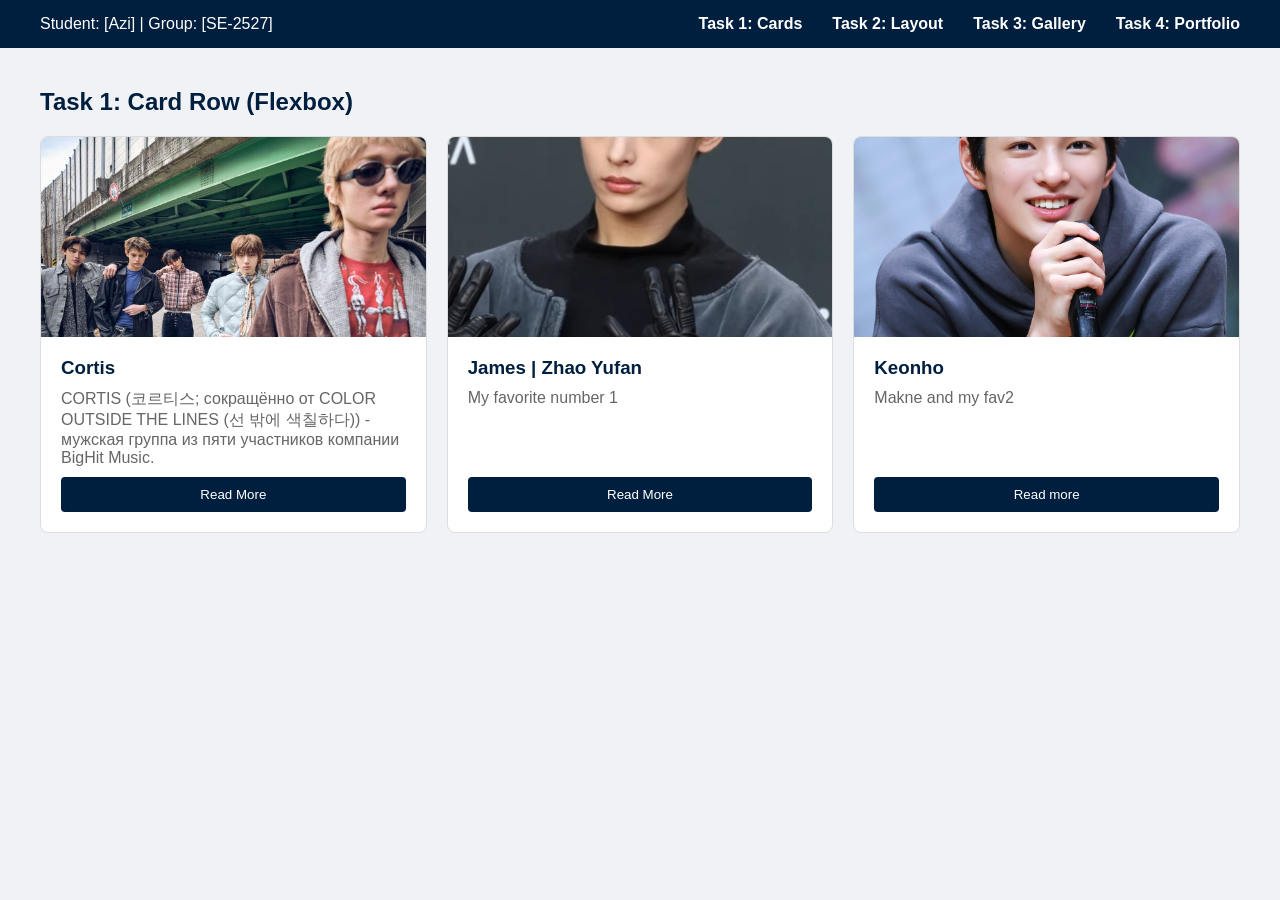
<file: index.html>
<!DOCTYPE html>
<html lang="en">
<head>
    <meta charset="UTF-8">
    <title>Task 1: Cards</title>
    <link rel="stylesheet" href="style.css">
</head>
<body>

    <header class="navbar">
        <div class="logo">Student: [Azi] | Group: [SE-2527]</div>
        <ul class="nav-links">
            <li><a href="index.html">Task 1: Cards</a></li>
            <li><a href="layout.html">Task 2: Layout</a></li>
            <li><a href="gallery.html">Task 3: Gallery</a></li>
            <li><a href="portfolio.html">Task 4: Portfolio</a></li>
        </ul>
    </header>

    <section class="card-section">
        <h2 style="color: #001f3f; margin-bottom: 20px;">Task 1: Card Row (Flexbox)</h2>
        <div class="card-container">
            
            
            <div class="card">
                <!-- [PLACE PHOTO HERE: Replace src="..."] -->
                <img src="REDRED.jpg" alt="Card Image 1" class="card-img">
                <div class="card-content">
                    <h3 style="color: #001f3f;">Cortis </h3>
                    <p style="color: #666; margin: 10px 0;">CORTIS (코르티스; сокращённо от COLOR OUTSIDE THE LINES (선 밖에 색칠하다)) - мужская группа из пяти участников компании BigHit Music. </p>
                    <button>Read More</button>
                </div>
            </div>

     
            <div class="card">
                <!-- [PLACE PHOTO HERE: Replace src="..."] -->
                <img src="James.jpg" alt="Card Image 2" class="card-img">
                <div class="card-content">
                    <h3 style="color: #001f3f;">James | Zhao Yufan </h3>
                    <p style="color: #666; margin: 10px 0;">My favorite number 1</p>
                    <button>Read More</button>
                </div>
            </div>

        
            <div class="card">
                <!-- [PLACE PHOTO HERE: Replace src="..."] -->
                <img src="keonho.jpeg" alt="Card Image 3" class="card-img">
                <div class="card-content">
                    <h3 style="color: #001f3f;">Keonho</h3>
                    <p style="color: #666; margin: 10px 0;">Makne and my fav2</p>
                    <button>Read more</button>
                </div>
            </div>

        </div>
    </section>

</body>
</html>
</file>
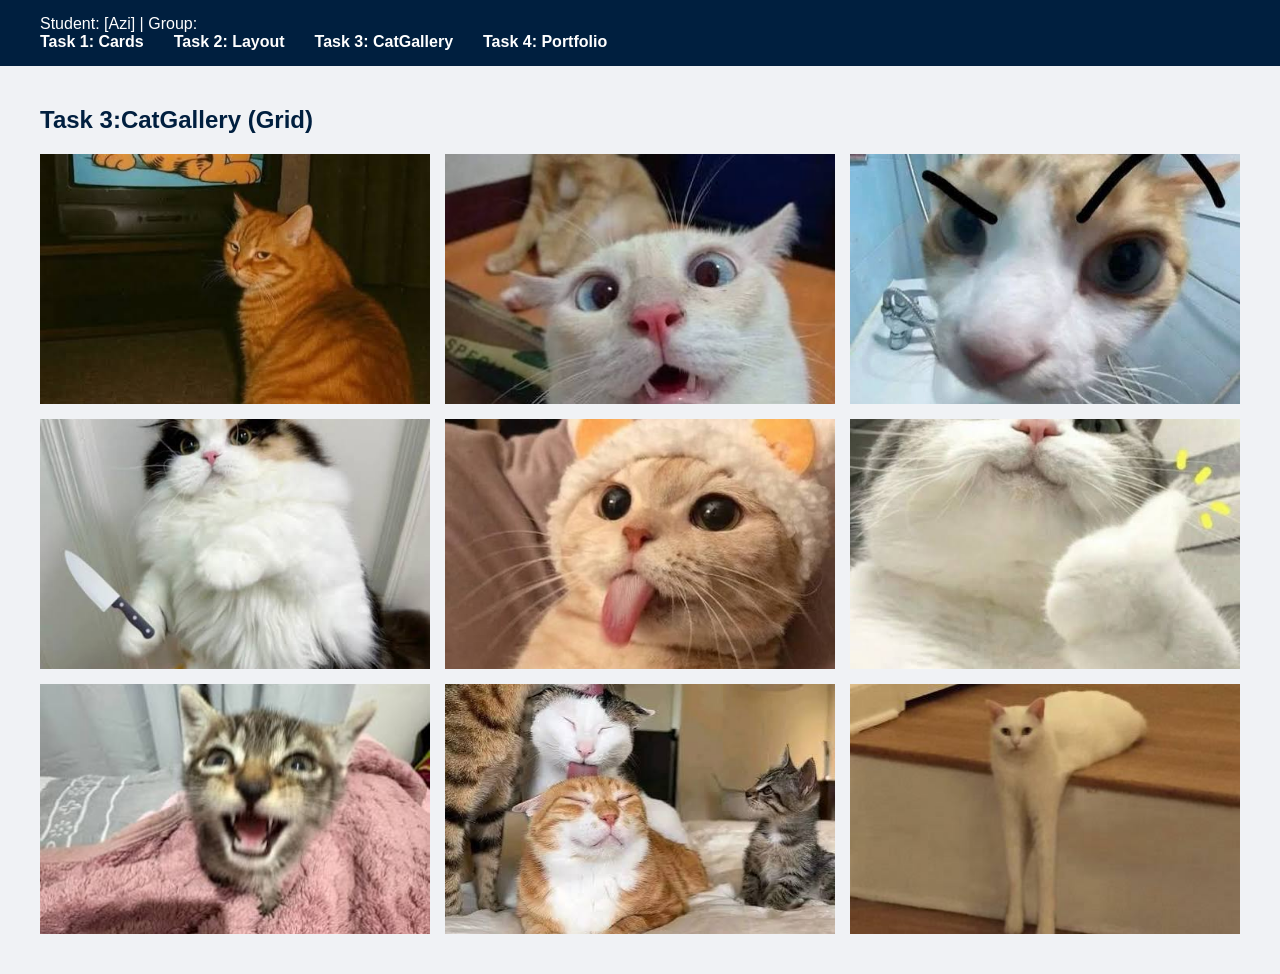
<file: gallery.html>
<!DOCTYPE html>
<html lang="en">
<head>
    <meta charset="UTF-8">
    <title>Task 3: Gallery</title>
    <link rel="stylesheet" href="style.css">
</head>
<body>

    
    <nav class="navbar">
        <div class="logo">Student: [Azi] | Group: <div SE-2527=""></div>
        <ul class="nav-links">
            <li><a href="index.html">Task 1: Cards</a></li>
            <li><a href="layout.html">Task 2: Layout</a></li>
            <li><a href="gallery.html">Task 3: CatGallery</a></li>
            <li><a href="portfolio.html">Task 4: Portfolio</a></li>
        </ul>
    </nav>

    <!-- TASK 3: IMAGE GALLERY -->
    <section class="gallery-section">
        <h2 style="color: #001f3f; margin-bottom: 20px;">Task 3:CatGallery (Grid)</h2>
        <div class="gallery-container">
            
            <!-- Items 1 to 9 (PLACE PHOTOS HERE) -->
            <div class="gallery-item">
                <img src="cat1.jpeg" alt="Gallery 1">
                <div class="gallery-overlay">Tuzik</div>
            </div>
            <div class="gallery-item">
                <img src="cat2.jpeg" alt="Gallery 2">
                <div class="gallery-overlay">Murzik</div>
            </div>
            <div class="gallery-item">
                <img src="cat3.jpeg" alt="Gallery 3">
                <div class="gallery-overlay">Tom</div>
            </div>
            <div class="gallery-item">
                <img src="cat4.jpeg" alt="Gallery 4">
                <div class="gallery-overlay">Puziko</div>
            </div>
            <div class="gallery-item">
                <img src="cat5.jpeg" alt="Gallery 5">
                <div class="gallery-overlay">Jerry</div>
            </div>
            <div class="gallery-item">
                <img src="cat6.jpeg" alt="Gallery 6">
                <div class="gallery-overlay">Harry</div>
            </div>
            <div class="gallery-item">
                <img src="cat7.jpeg" alt="Gallery 7">
                <div class="gallery-overlay">Mary</div>
            </div>
            <div class="gallery-item">
                <img src="cat8.jpeg" alt="Gallery 8">
                <div class="gallery-overlay">Psih</div>
            </div>
            <div class="gallery-item">
                <img src="cat9.jpeg" alt="Gallery 9">
                <div class="gallery-overlay">Ben</div>
            </div>

        </div>
    </section>

</body>
</html>
</file>
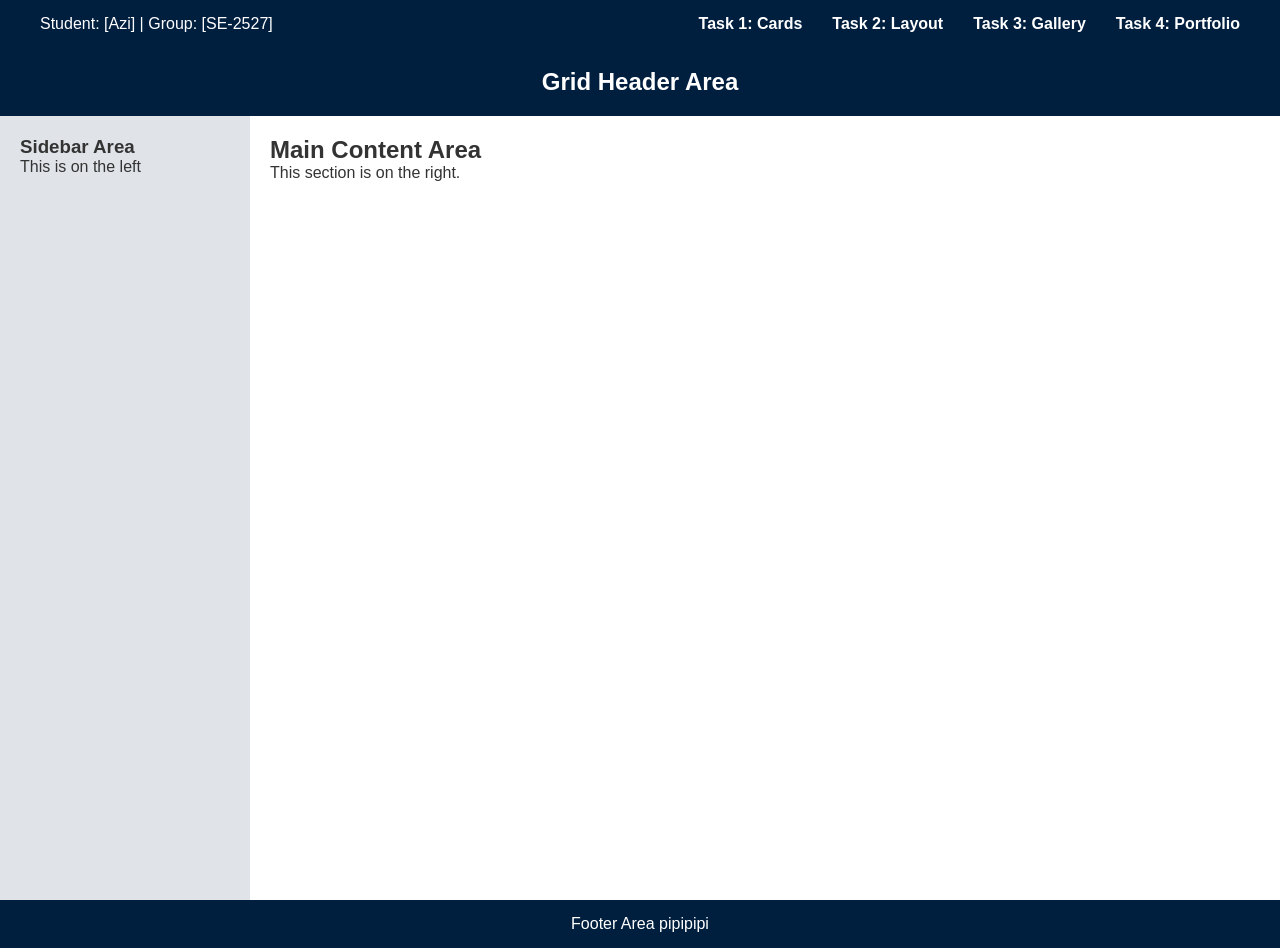
<file: layout.html>
<!DOCTYPE html>
<html lang="en">
<head>
    <meta charset="UTF-8">
    <title>Task 2: Grid Layout</title>
    <link rel="stylesheet" href="style.css">
</head>
<body>


    <nav class="navbar">
        <div class="logo">Student: [Azi] | Group: [SE-2527]</div>
        <ul class="nav-links">
            <li><a href="index.html">Task 1: Cards</a></li>
            <li><a href="layout.html">Task 2: Layout</a></li>
            <li><a href="gallery.html">Task 3: Gallery</a></li>
            <li><a href="portfolio.html">Task 4: Portfolio</a></li>
        </ul>
    </nav>

    <div class="grid-layout">
        <header class="grid-header">
            <h2>Grid Header Area</h2>
        </header>
        
        <aside class="grid-sidebar">
            <h3>Sidebar Area</h3>
            <p>This is on the left</p>
        </aside>
        
        <main class="grid-main">
            <h2>Main Content Area</h2>
            <p>This section is on the right.</p>
        </main>
        
        <footer class="grid-footer">
            <p>Footer Area pipipipi</p>
        </footer>
    </div>

</body>
</html>
</file>
<file: style.css>
* {
    margin: 0;
    padding: 0;
    box-sizing: border-box;
    font-family: 'Segoe UI', Tahoma, Geneva, Verdana, sans-serif;
}

body {
    background-color: #f0f2f5; 
    color: #333;
}
a { text-decoration: none; }
img { max-width: 100%; display: block; }


.navbar {
    display: flex;
    justify-content: space-between;
    align-items: center;
    background-color: #001f3f; 
    padding: 15px 40px;
    color: white;
}
.nav-links {
    display: flex;
    list-style: none;
    gap: 30px; 
}
.nav-links a {
    color: white;
    font-weight: bold;
    transition: color 0.3s ease;
}
.nav-links a:hover {
    color: #b0c4de; 
}


.card-section { padding: 40px; }
.card-container {
    display: flex;
    gap: 20px; 
}
.card {
    background: white;
    display: flex;
    flex-direction: column;
    flex: 1; 
    border: 1px solid #ddd;
    border-radius: 8px;
    overflow: hidden;
    transition: transform 0.3s ease, box-shadow 0.3s ease;
}
.card:hover {
    transform: translateY(-5px); 
    box-shadow: 0 10px 20px rgba(0, 31, 63, 0.15); 
}
.card-img {
    height: 200px;
    background-color: #d3d3d3; 
    object-fit: cover;
}
.card-content {
    padding: 20px;
    display: flex;
    flex-direction: column;
    flex-grow: 1; 
}
.card button {
    margin-top: auto;
    background-color: #001f3f;
    color: white;
    border: none;
    padding: 10px;
    cursor: pointer;
    border-radius: 4px;
}


.grid-layout {
    display: grid;
    grid-template-areas: 
        "header header"
        "sidebar main"
        "footer footer";
    grid-template-columns: 250px 1fr;
    grid-template-rows: auto 1fr auto;
    min-height: 100vh;
}
.grid-header { grid-area: header; background: #001f3f; color: white; padding: 20px; text-align: center; }
.grid-sidebar { grid-area: sidebar; background: #e0e4e8; padding: 20px; }
.grid-main { grid-area: main; background: white; padding: 20px; }
.grid-footer { grid-area: footer; background: #001f3f; color: white; padding: 15px; text-align: center; }


.gallery-section { padding: 40px; }
.gallery-container {
    display: grid;
    grid-template-columns: repeat(3, 1fr); 
    gap: 15px;
}
.gallery-item {
    position: relative;
    overflow: hidden;
    background: #ccc;
    height: 250px;
}
.gallery-item img {
    width: 100%;
    height: 100%;
    object-fit: cover;
}
.gallery-overlay {
    position: absolute;
    bottom: 0; left: 0; right: 0;
    background: rgba(0, 31, 63, 0.8); 
    color: white;
    text-align: center;
    padding: 10px;
    transform: translateY(100%);
    transition: transform 0.3s ease;
}
.gallery-item:hover .gallery-overlay {
    transform: translateY(0); 
}


.portfolio-main {
    padding: 40px;
    display: grid;
    grid-template-columns: 3fr 1fr; 
    gap: 30px;
}
.portfolio-project {
    display: flex; 
    background: white;
    padding: 20px;
    margin-bottom: 20px;
    border-radius: 8px;
    box-shadow: 0 2px 5px rgba(0,0,0,0.1);
}
.portfolio-project img {
    width: 150px;
    height: 150px;
    border-radius: 8px;
    margin-right: 20px;
}
</file>
